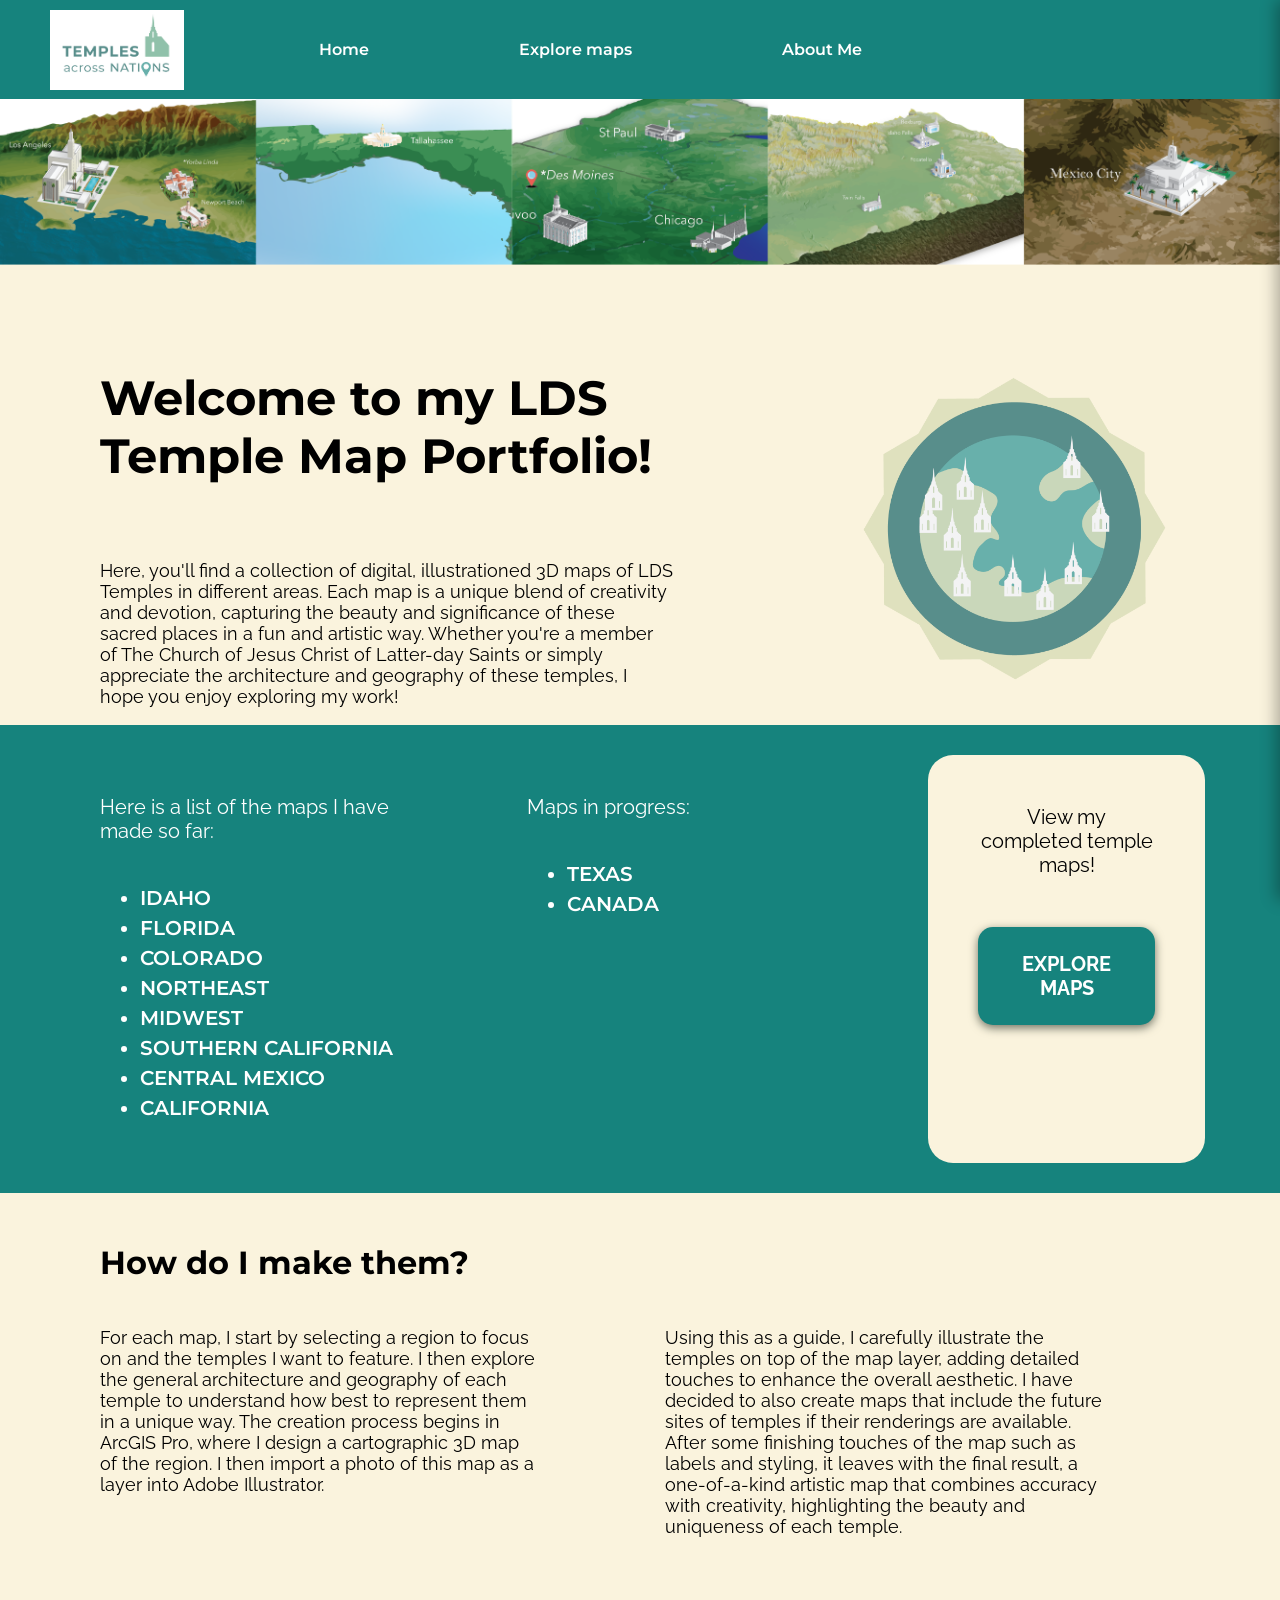
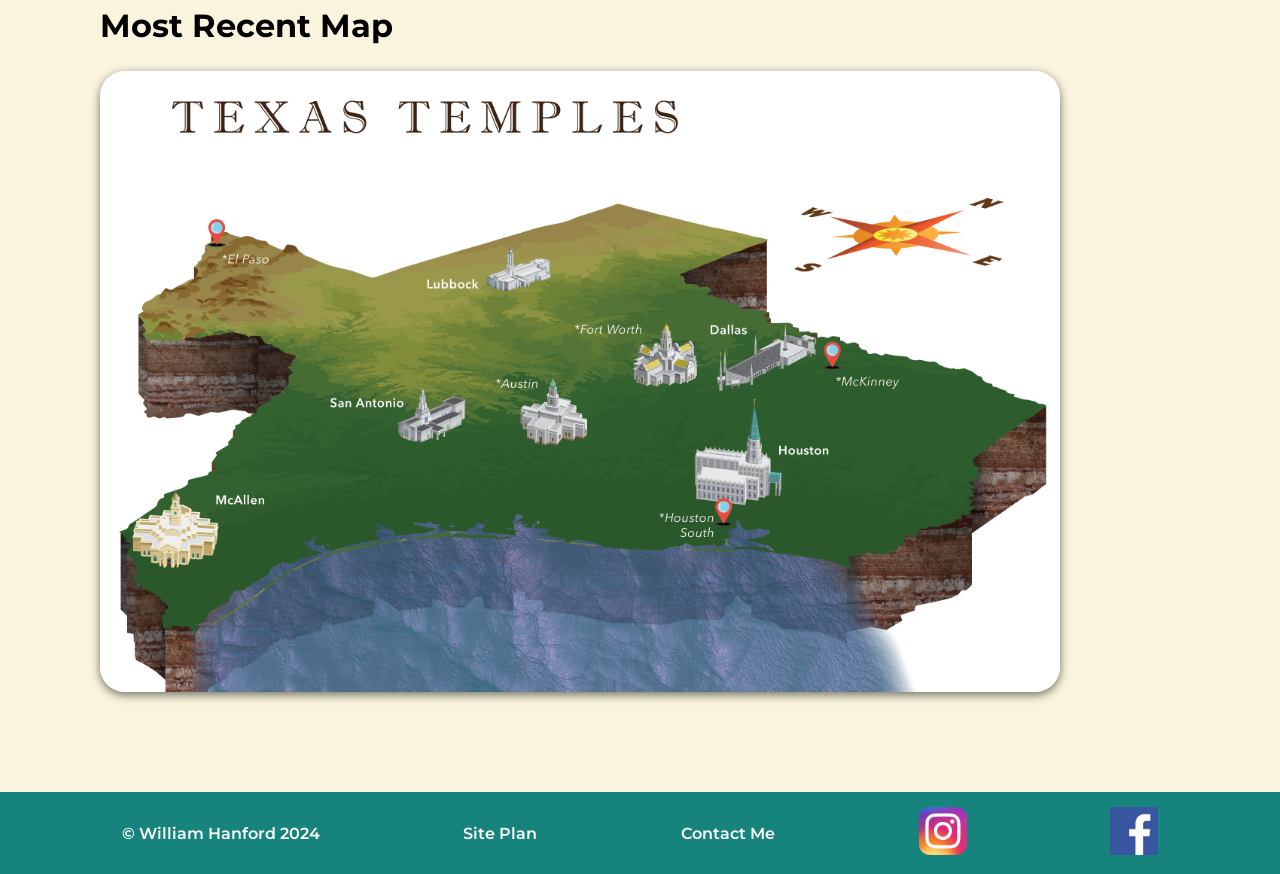
<file: index.html>
<!DOCTYPE html>
<html lang="en">

<head>
    <meta charset="UTF-8">
    <meta name="viewport" content="width=device-width, initial-scale=1.0">
    <link rel="icon" type="image/png" href="images/Worldtemples-09.png">
    <title>Temples Across Nations</title>
    <link type="text/css" rel="stylesheet" href="styles.css">
    <script src="main.mjs" type="module" defer></script>
    <script src="nav.mjs" type="module" defer></script>
</head>

<body>
    <header>
        <nav>
            <img src="images/Templemaplogo-06.png" class="imglogo" alt="Logo">
            <div class="nav-links">
                <a href="index.html">Home</a>
                <a href="exploremaps.html">Explore maps</a>
                <a href="aboutme.html">About Me</a>
            </div>
            <button class="menu-toggle" id="menuToggle" aria-label="Toggle menu" aria-expanded="false" aria-controls="sideMenu">
                <span></span>
                <span></span>
                <span></span>
            </button>
        </nav>
        <div class="menu-overlay" id="menuOverlay"></div>
        <aside class="side-menu" id="sideMenu">
            <button class="side-menu-close" id="sideMenuClose" aria-label="Close menu">&times;</button>
            <a href="index.html">Home</a>
            <a href="exploremaps.html">Explore maps</a>
            <a href="aboutme.html">About Me</a>
        </aside>
        <img src="images/MapBanner-01.png" class="heroimg" alt="Map Banner">
    </header>

    <main>
        <div class="intro">
            <div>
                <h1>Welcome to my LDS Temple Map Portfolio!</h1>
                <p class="text">Here, you'll find a collection of digital, illustrationed 3D maps of LDS Temples in
                    different areas.
                    Each map is a unique blend of creativity and devotion, capturing the beauty and significance of
                    these sacred places in a fun
                    and artistic way. Whether you're a member of The Church of Jesus Christ of Latter-day Saints or
                    simply appreciate the architecture
                    and geography of these temples, I hope you enjoy exploring my work!</p>
            </div>
            <img src="images/Worldtemples-09.png" class="imgworld" alt="World with temples illustration">
        </div>

        <div class="card">
            <div class="mapslist">
                <p>Here is a list of the maps I have made so far:</p>
                <ul class="list">
                    <li>IDAHO</li>
                    <li>FLORIDA</li>
                    <li>COLORADO</li>
                    <li>NORTHEAST</li>
                    <li>MIDWEST</li>
                    <li>SOUTHERN CALIFORNIA</li>
                    <li>CENTRAL MEXICO</li>
                    <li>CALIFORNIA</li>
                </ul>
            </div>
            <div class="mapslist">
                <p>Maps in progress:</p>
                <ul class="list">
                    <li>TEXAS</li>
                    <li>CANADA</li>
                </ul>
            </div>
            <div class="explorecard">
                <p>View my completed temple maps!</p>
                <a href="exploremaps.html">EXPLORE MAPS</a>
            </div>
        </div>


        <h2>How do I make them?</h2>
        <div class="bottomtext">
            <p class="text">For each map, I start by selecting a region to focus on and the temples I want to feature. I
                then explore the general architecture and
                geography of each temple to understand how best to represent them in a unique way. The creation process
                begins in ArcGIS Pro,
                where I design a cartographic 3D map of the region. I then import a photo of this map as a layer into
                Adobe Illustrator.</p>
            <p class="text">Using this as a guide,
                I carefully illustrate the temples on top of the map layer, adding detailed touches to enhance the
                overall aesthetic. I have decided to also
                create maps that include the future sites of temples if their renderings are available. After some
                finishing touches of the map
                such as labels and styling, it leaves with the final result, a one-of-a-kind artistic map that combines
                accuracy with creativity, highlighting
                the beauty and uniqueness of each temple.</p>
        </div>

        <h2>Most Recent Map</h2>
        <img src="images/TexasTemples-01.png" class="imagerecent" alt="Texas Temples Map">
    </main>

    <footer>
        <p>&copy; William Hanford 2024</p>
        <p><a href="site-plan.html">Site Plan</a></p>
        <p>Contact Me</p>
        <a href="https://www.instagram.com/willhanford_art/">
            <img src="images/instagram.png" class="footerimg" alt="instagram logo">
        </a>
        <a href="http://www.facebook.com">
            <img src="images/facebook.png" alt="facebook logo">
        </a>
    </footer>
</body>

</html>
</file>
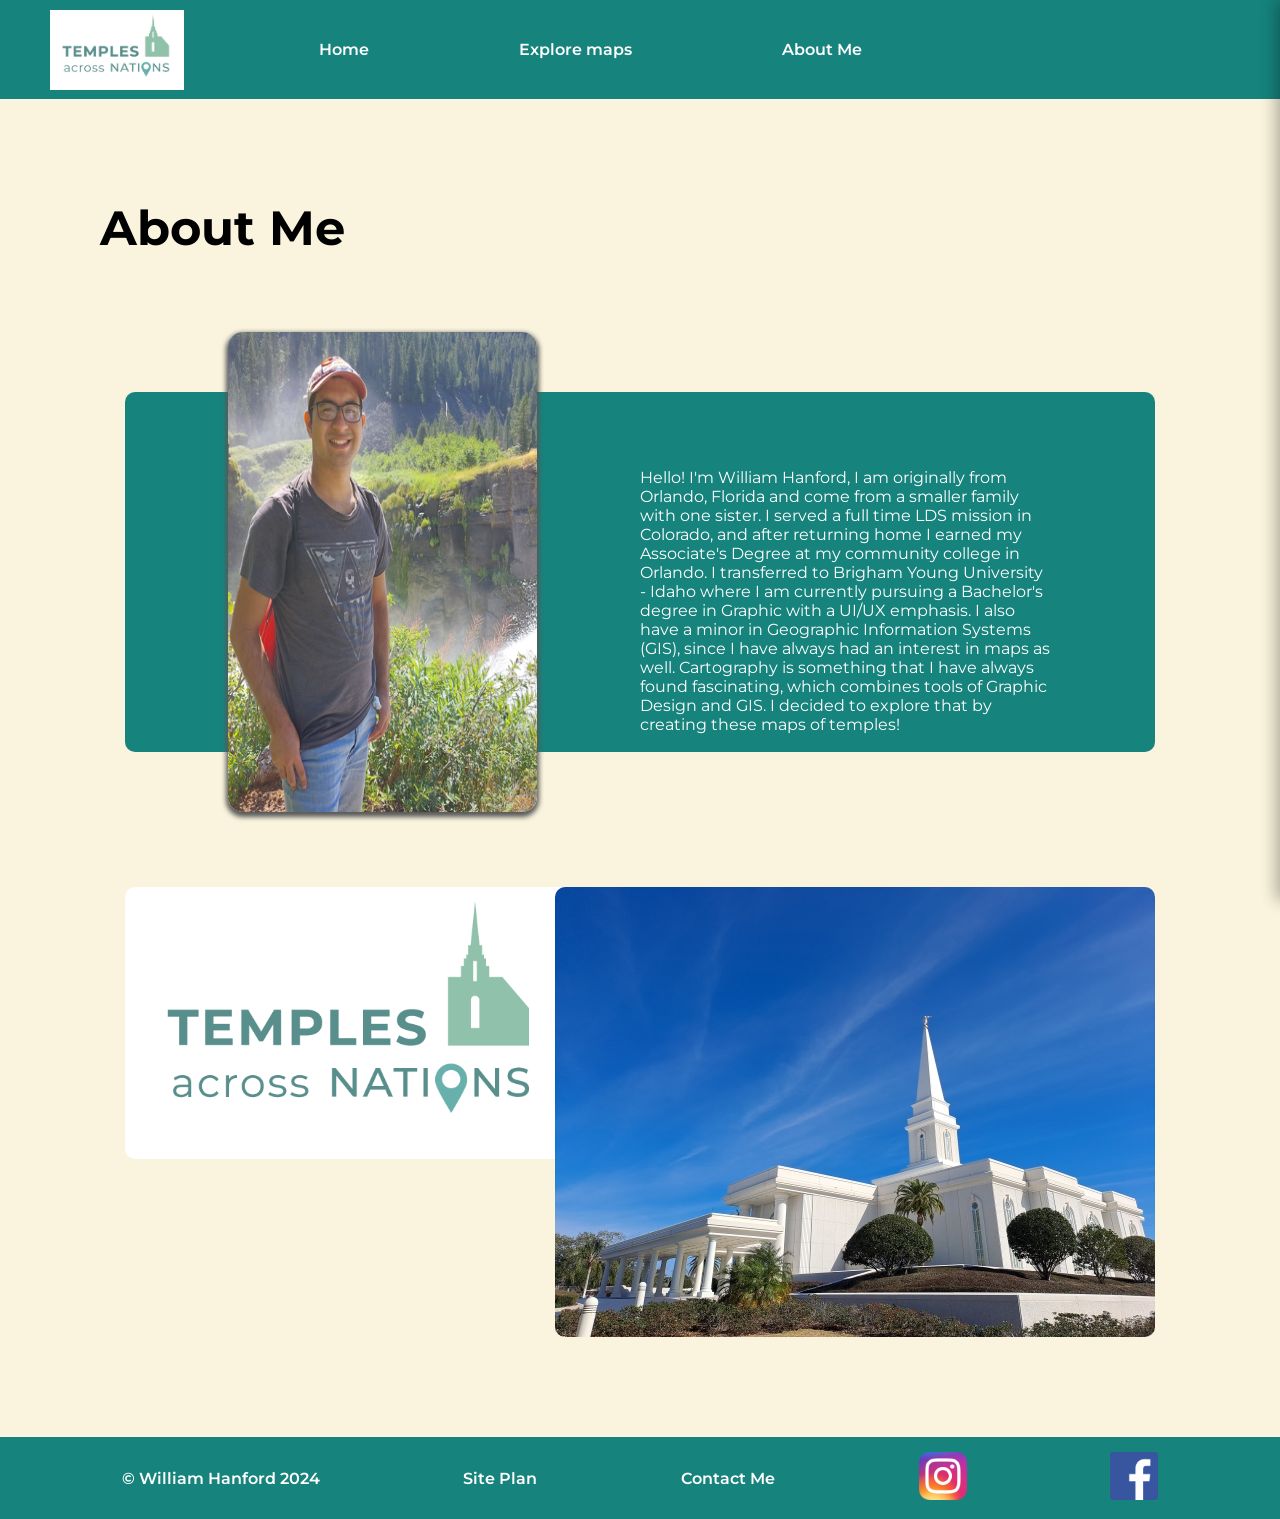
<file: aboutme.html>
<!DOCTYPE html>
<html lang="en">

<head>
    <meta charset="UTF-8">
    <meta name="viewport" content="width=device-width, initial-scale=1.0">
    <link rel="icon" type="image/png" href="images/Worldtemples-09.png">
    <title>About Me</title>
    <link type="text/css" rel="stylesheet" href="styles.css">
    <script src="nav.mjs" type="module" defer></script>
</head>

<body>
    <header>
        <nav>
            <img src="images/Templemaplogo-06.png" class="imglogo" alt="logo">
            <div class="nav-links">
                <a href="index.html">Home</a>
                <a href="exploremaps.html">Explore maps</a>
                <a href="aboutme.html">About Me</a>
            </div>
            <button class="menu-toggle" id="menuToggle" aria-label="Toggle menu" aria-expanded="false" aria-controls="sideMenu">
                <span></span>
                <span></span>
                <span></span>
            </button>
        </nav>
        <div class="menu-overlay" id="menuOverlay"></div>
        <aside class="side-menu" id="sideMenu">
            <button class="side-menu-close" id="sideMenuClose" aria-label="Close menu">&times;</button>
            <a href="index.html">Home</a>
            <a href="exploremaps.html">Explore maps</a>
            <a href="aboutme.html">About Me</a>
        </aside>
    </header>

    <main>
        <h1>About Me</h1>

        <div class="aboutme">
            <div class="cardbackground"></div>
            <p class="aboutmetext">Hello! I'm William Hanford, I am originally from Orlando, Florida and come from a
                smaller family with one sister.
                I served a full time LDS mission in Colorado, and after returning home I earned my Associate's Degree at
                my community college
                in Orlando. I transferred to Brigham Young University - Idaho where I am currently pursuing a Bachelor's
                degree in Graphic with
                a UI/UX emphasis. I also have a minor in Geographic Information Systems (GIS), since I have always had
                an interest in maps as well.
                Cartography is something that I have always found fascinating, which combines tools of Graphic Design
                and GIS. I decided to explore that
                by creating these maps of temples!
            </p>
            <img src="images/Screenshot_2024-07-23_182841.png" class="aboutmeimg" alt="Image of William Hanford">
        </div>

        <div id="aboutmeimages">
            <img src="images/Templemaplogo-06.png" alt="logo" id="aboutmelogo">
            <img src="images/Orlandotemple.jpg" id="templeimg" alt="Orlando Florida Temple">
        </div>
    </main>

    <footer>
        <p>&copy; William Hanford 2024</p>
        <p><a href="site-plan.html">Site Plan</a></p>
        <p>Contact Me</p>
        <a href="https://www.instagram.com/willhanford_art/">
            <img src="images/instagram.png" class="footerimg" alt="instagram logo">
        </a>
        <a href="http://www.facebook.com">
            <img src="images/facebook.png" alt="facebook logo">
        </a>
    </footer>
</body>

</html>
</file>
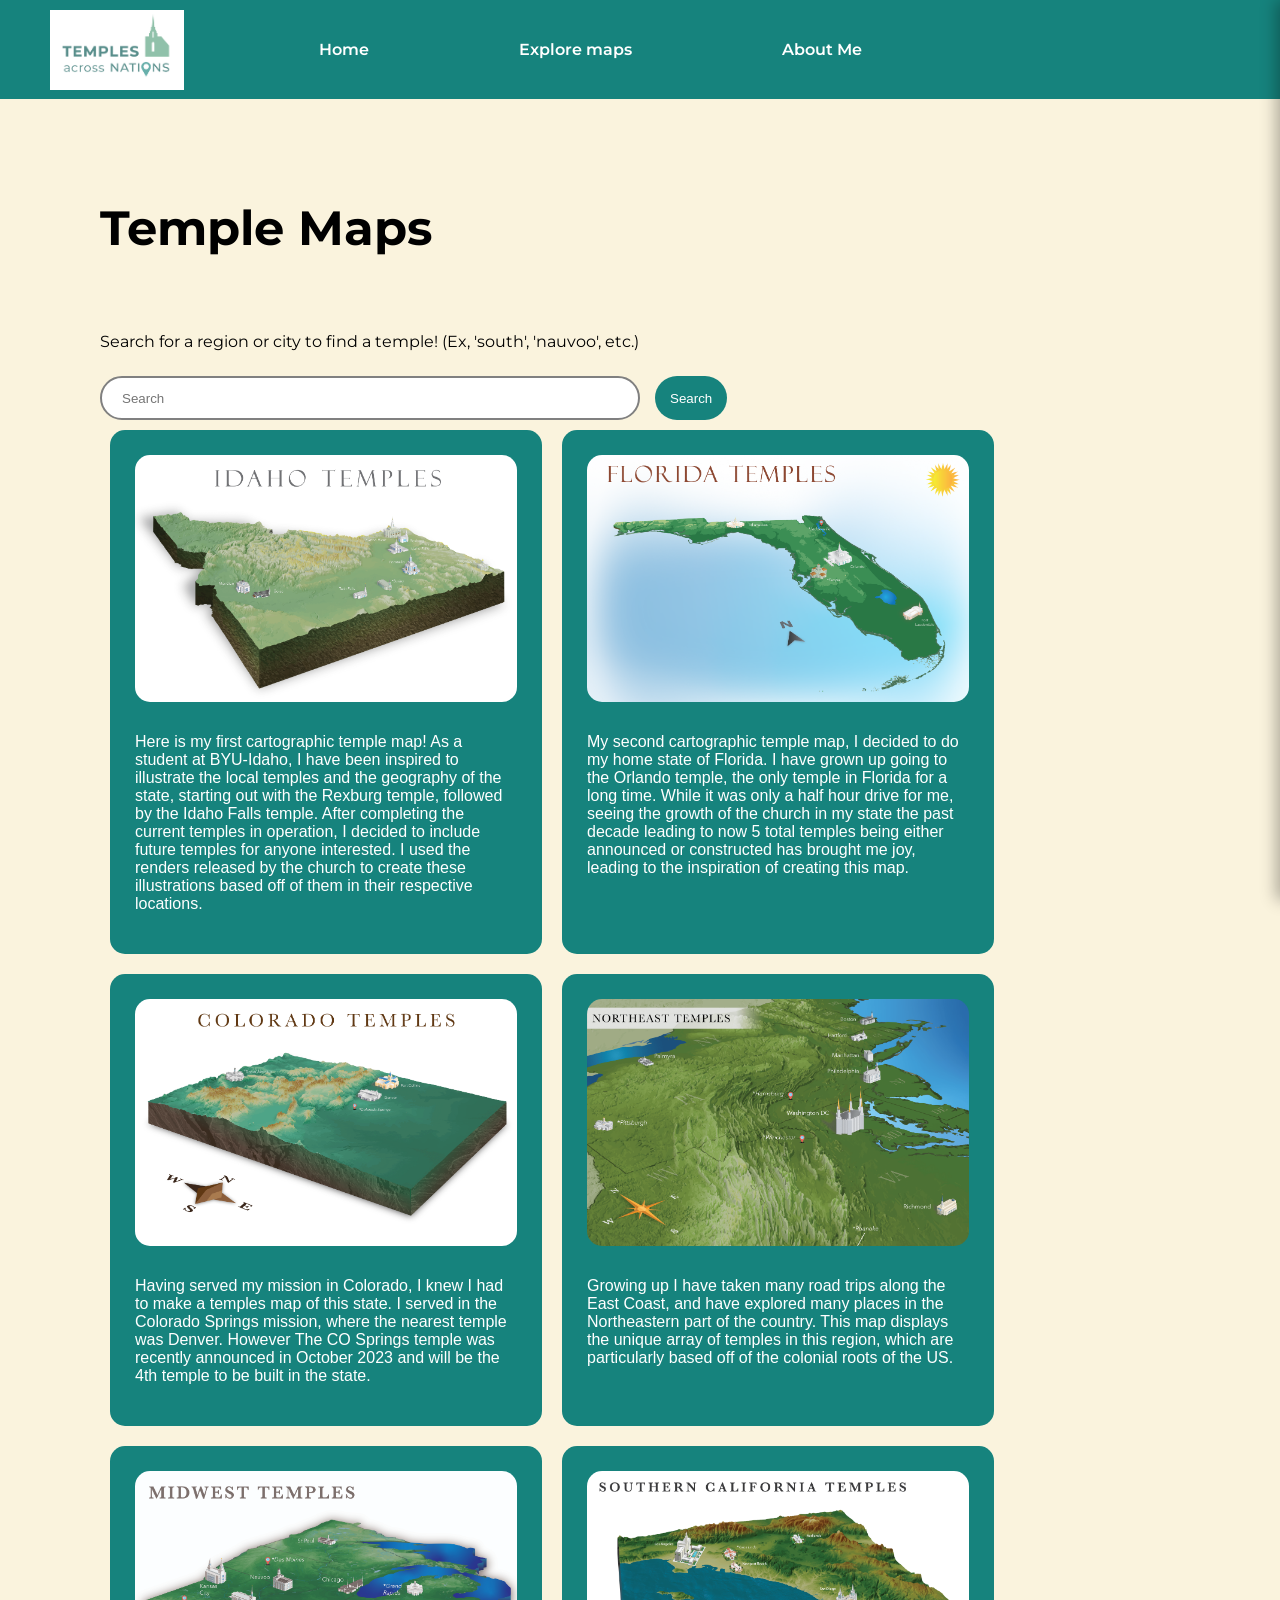
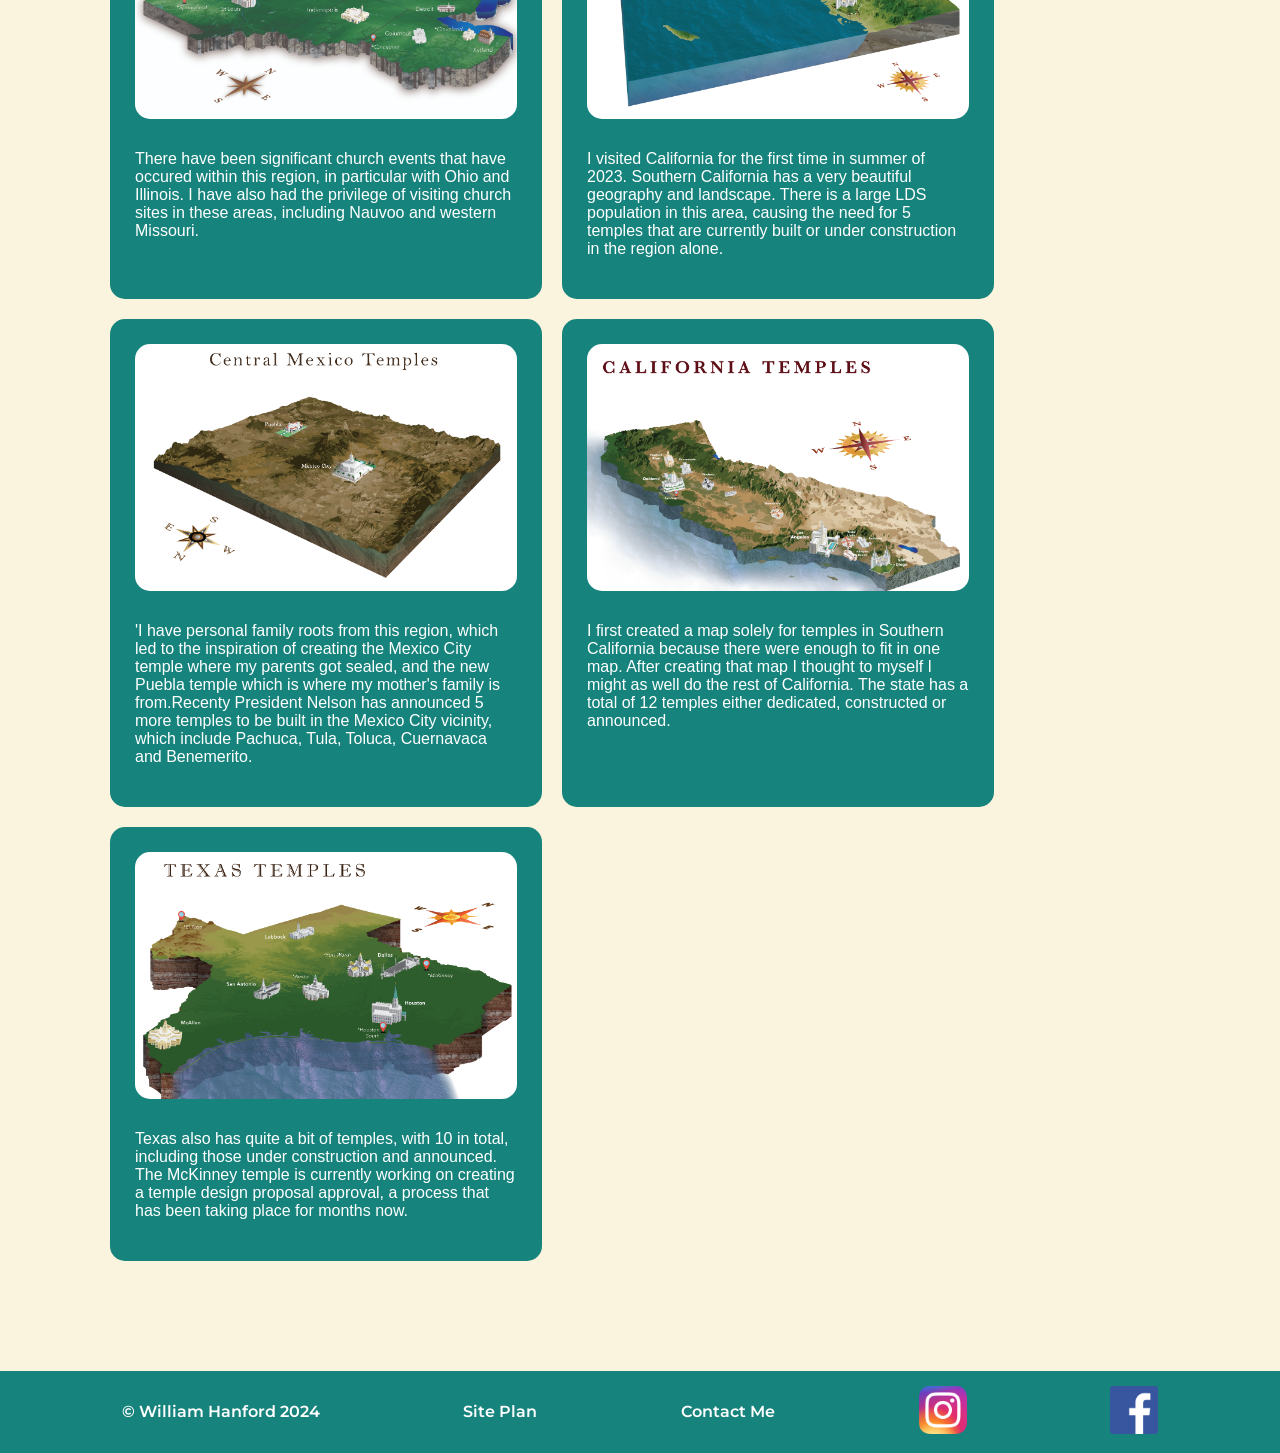
<file: exploremaps.html>
<!DOCTYPE html>
<html lang="en">

<head>
    <meta charset="UTF-8">
    <meta name="viewport" content="width=device-width, initial-scale=1.0">
    <link rel="icon" type="image/png" href="images/Worldtemples-09.png">
    <title>Explore Maps</title>
    <link type="text/css" rel="stylesheet" href="styles.css">
    <script src="main.mjs" type="module" defer></script>
    <script src="nav.mjs" type="module" defer></script>
</head>

<body>
    <header>
        <nav>
            <img src="images/Templemaplogo-06.png" class="imglogo" alt="Logo">
            <div class="nav-links">
                <a href="index.html">Home</a>
                <a href="exploremaps.html">Explore maps</a>
                <a href="aboutme.html">About Me</a>
            </div>
            <button class="menu-toggle" id="menuToggle" aria-label="Toggle menu" aria-expanded="false" aria-controls="sideMenu">
                <span></span>
                <span></span>
                <span></span>
            </button>
        </nav>
        <div class="menu-overlay" id="menuOverlay"></div>
        <aside class="side-menu" id="sideMenu">
            <button class="side-menu-close" id="sideMenuClose" aria-label="Close menu">&times;</button>
            <a href="index.html">Home</a>
            <a href="exploremaps.html">Explore maps</a>
            <a href="aboutme.html">About Me</a>
        </aside>
    </header>

    <main>
        <h1>Temple Maps</h1>
        <p id="searchdescription">Search for a region or city to find a temple! (Ex, 'south', 'nauvoo', etc.)</p>
        <form action="#">
            <div class="searchrow">
                <input type="search" placeholder="Search">
                <button type="submit">Search</button>
            </div>
        </form>
        <div id="gallery"></div>

    </main>

    <footer>
        <p>&copy; William Hanford 2024</p>
        <p><a href="site-plan.html">Site Plan</a></p>
        <p>Contact Me</p>
        <a href="https://www.instagram.com/willhanford_art/">
            <img src="images/instagram.png" class="footerimg" alt="instagram logo">
        </a>
        <a href="http://www.facebook.com">
            <img src="images/facebook.png" alt="facebook logo">
        </a>
    </footer>

</body>

</html>
</file>
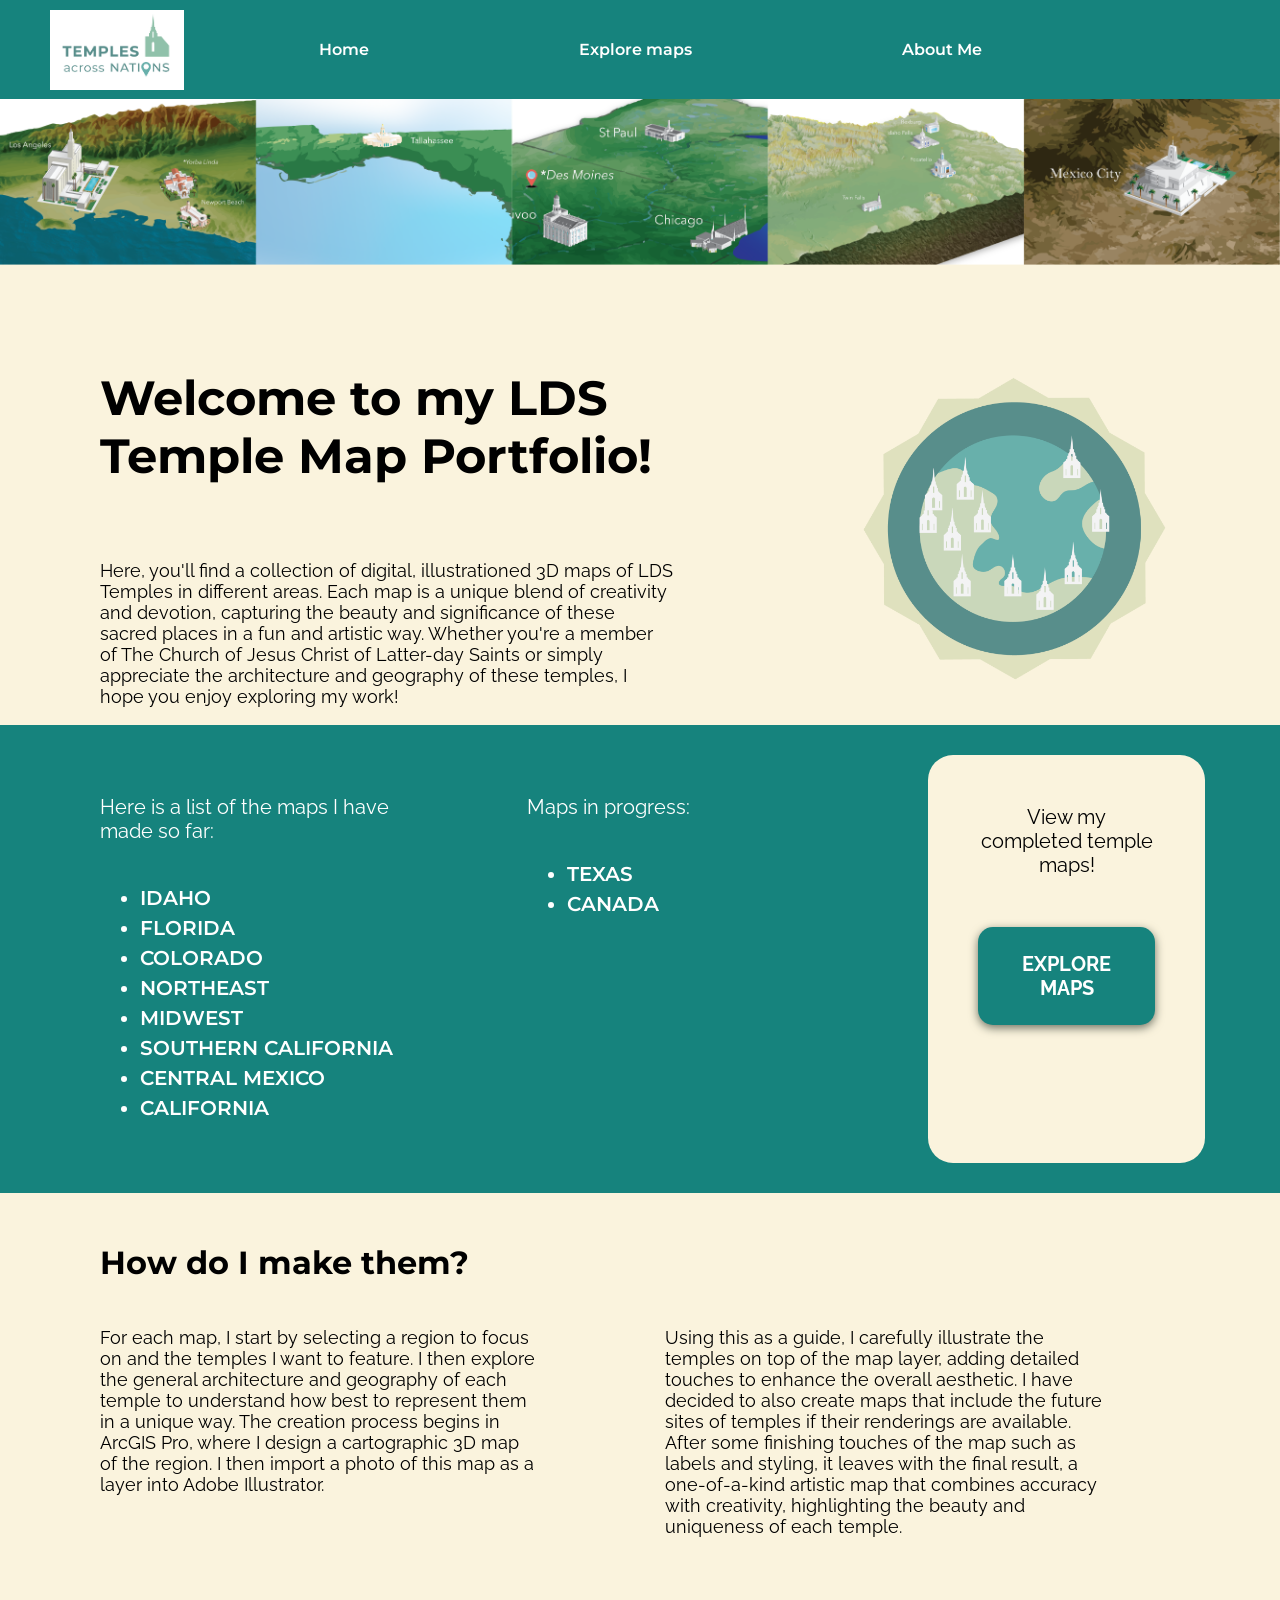
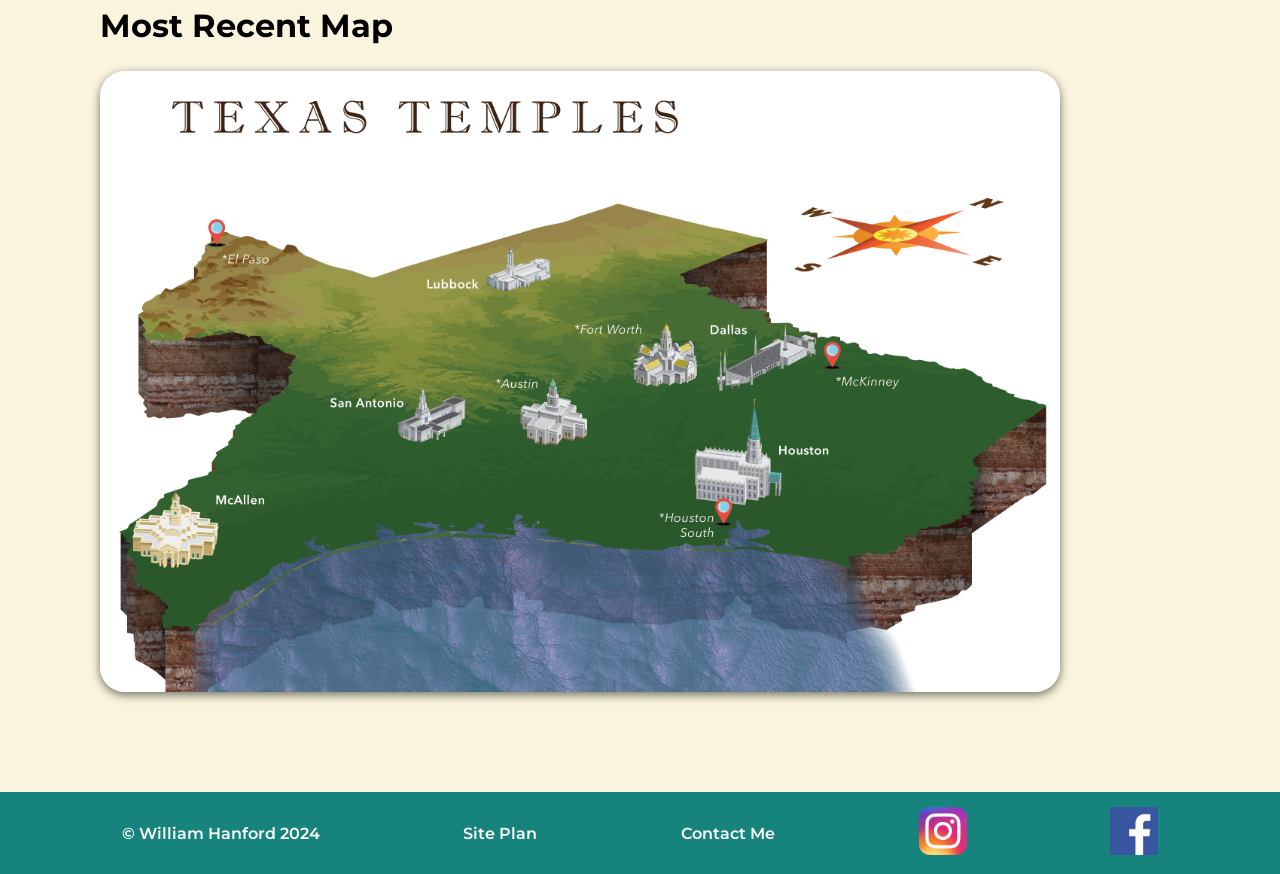
<file: mapsite.html>
<!DOCTYPE html>
<html lang="en">

<head>
    <meta charset="UTF-8">
    <meta name="viewport" content="width=device-width, initial-scale=1.0">
    <link rel="icon" type="image/png" href="images/Worldtemples-09.png">
    <title>Temples Across Nations</title>
    <link type="text/css" rel="stylesheet" href="styles.css">
    <script src="main.mjs" type= 'module'defer></script>
</head>

<body>
    <header>
        <nav>
            <!-- <a href = "index.html">
                <img src = "images/Templemaplogo-06.png" class = "imglogo">
            </a> -->
            <img src="images/Templemaplogo-06.png" class="imglogo" alt="Logo">
            <a href="index.html">Home</a>
            <a href="exploremaps.html">Explore maps</a>
            <a href="aboutme.html">About Me</a>
        </nav>
        <img src="images/MapBanner-01.png" class="heroimg" alt="Map Banner">
    </header>

    <main>
        <div class="intro">
            <div>
                <h1>Welcome to my LDS Temple Map Portfolio!</h1>
                <p class="text">Here, you'll find a collection of digital, illustrationed 3D maps of LDS Temples in
                    different areas.
                    Each map is a unique blend of creativity and devotion, capturing the beauty and significance of
                    these sacred places in a fun
                    and artistic way. Whether you're a member of The Church of Jesus Christ of Latter-day Saints or
                    simply appreciate the architecture
                    and geography of these temples, I hope you enjoy exploring my work!</p>
            </div>
            <img src="images/Worldtemples-09.png" class="imgworld" alt="World with temples illustration">
        </div>

        <div class="card">
            <div class="mapslist">
                <p>Here is a list of the maps I have made so far:</p>
                <ul class="list">
                    <li>IDAHO</li>
                    <li>FLORIDA</li>
                    <li>COLORADO</li>
                    <li>NORTHEAST</li>
                    <li>MIDWEST</li>
                    <li>SOUTHERN CALIFORNIA</li>
                    <li>CENTRAL MEXICO</li>
                    <li>CALIFORNIA</li>
                </ul>
            </div>
            <div class="mapslist">
                <p>Maps in progress:</p>
                <ul class="list">
                    <li>TEXAS</li>
                    <li>CANADA</li>
                </ul>
            </div>
            <div class="explorecard">
                <p>View my completed temple maps!</p>
                <a href="exploremaps.html">EXPLORE MAPS</a>
            </div>
        </div>


        <h2>How do I make them?</h2>
        <div class="bottomtext">
            <p class="text">For each map, I start by selecting a region to focus on and the temples I want to feature. I
                then explore the general architecture and
                geography of each temple to understand how best to represent them in a unique way. The creation process
                begins in ArcGIS Pro,
                where I design a cartographic 3D map of the region. I then import a photo of this map as a layer into
                Adobe Illustrator.</p>
            <p class="text">Using this as a guide,
                I carefully illustrate the temples on top of the map layer, adding detailed touches to enhance the
                overall aesthetic. I have decided to also
                create maps that include the future sites of temples if their renderings are available. After some
                finishing touches of the map
                such as labels and styling, it leaves with the final result, a one-of-a-kind artistic map that combines
                accuracy with creativity, highlighting
                the beauty and uniqueness of each temple.</p>
        </div>

        <h2>Most Recent Map</h2>
        <img src="images/TexasTemples-01.png" class="imagerecent" alt="Texas Temples Map">
    </main>

    <footer>
        <p>&copy; William Hanford 2024</p>
        <p><a href="site-plan.html">Site Plan</a></p>
        <p>Contact Me</p>
        <a href="https://www.instagram.com/willhanford_art/">
            <img src="images/instagram.png" class="footerimg" alt="instagram logo">
        </a>
        <a href="http://www.facebook.com">
            <img src="images/facebook.png" alt="facebook logo">
        </a>
    </footer>
</body>

</html>
</file>
<file: styles.css>
@import url('https://fonts.googleapis.com/css2?family=Montserrat:ital,wght@0,100..900;1,100..900&family=Raleway:ital,wght@0,100..900;1,100..900&display=swap');
@import url('https://fonts.googleapis.com/css2?family=Raleway:ital,wght@0,100..900;1,100..900&display=swap');

* {
    box-sizing: border-box;
}

body {
    margin: 0 auto;
    background-color: #FAF3DD;
    overflow-x: hidden;
}

body.menu-open {
    overflow: hidden;
}

img {
    max-width: 100%;
    height: auto;
}

nav {
    display: flex;
    align-items: center;
    justify-content: flex-start;
    background-color: #16837D;
    padding: 0px 50px;
    gap: 60px;
    border-radius: 0px;
    position: relative;
}

.nav-links {
    display: flex;
    align-items: center;
}

.menu-toggle {
    display: none;
    flex-direction: column;
    justify-content: center;
    gap: 6px;
    width: 40px;
    height: 40px;
    margin-left: auto;
    background: none;
    border: none;
    cursor: pointer;
    padding: 0;
}

.menu-toggle span {
    display: block;
    width: 28px;
    height: 3px;
    background-color: white;
    border-radius: 2px;
    transition: transform 0.25s ease, opacity 0.25s ease;
}

.menu-toggle.open span:nth-child(1) {
    transform: translateY(9px) rotate(45deg);
}

.menu-toggle.open span:nth-child(2) {
    opacity: 0;
}

.menu-toggle.open span:nth-child(3) {
    transform: translateY(-9px) rotate(-45deg);
}

.menu-overlay {
    position: fixed;
    inset: 0;
    background-color: rgba(0, 0, 0, 0.5);
    opacity: 0;
    visibility: hidden;
    pointer-events: none;
    transition: opacity 0.3s ease;
    z-index: 1000;
}

.menu-overlay.open {
    opacity: 1;
    visibility: visible;
    pointer-events: auto;
}

.side-menu {
    position: fixed;
    top: 0;
    right: 0;
    height: 100dvh;
    width: min(75vw, 300px);
    background-color: #16837D;
    display: flex;
    flex-direction: column;
    padding: 80px 30px 30px;
    gap: 10px;
    transform: translateX(100%);
    transition: transform 0.3s ease;
    z-index: 1001;
    box-shadow: -4px 0px 15px rgba(0, 0, 0, 0.3);
}

.side-menu.open {
    transform: translateX(0);
}

.side-menu a {
    text-decoration: none;
    color: white;
    font-family: Montserrat, sans-serif;
    font-weight: 600;
    font-size: 1.1em;
    padding: 15px 10px;
    border-bottom: 1px solid rgba(255, 255, 255, 0.2);
    transition: color 0.2s ease;
}

.side-menu a:hover {
    color: #FAF3DD;
}

.side-menu-close {
    position: absolute;
    top: 20px;
    right: 20px;
    background: none;
    border: none;
    color: white;
    font-size: 2em;
    line-height: 1;
    cursor: pointer;
    padding: 0;
}

nav a {
    text-align: center;
    text-decoration: none;
    padding: 40px 75px;
    color: white;
    font-family: Montserrat, sans-serif;
    font-weight: 600;
    font-size: 1em;
    transition: background-color 0.2s ease, color 0.2s ease;
}

nav a:hover {
    background-color: #FAF3DD;
    color: #16837D;
}

nav a:active {
    background-color: #2E8563;
    color: white;
}

.imglogo {
    display: block;
    width: auto;
    height: 80px;
    /* margin-right: 20px; */
    margin: 0;
    align-content: center;
    border-radius: 0px;
}

.imgworld {
    width: 75%;
    /* height: 50%; */
}

/* HOME PAGE */
main {
    text-align: center;
    margin: 100px;
}

.heroimg {
    width: 100%;
    align-content: center;
}

.intro {
    display: grid;
    grid-template-columns: 60% 40%;
    column-gap: 100px;
    /* margin-bottom: -200px; */

}

h1 {
    font-family: Montserrat, sans-serif;
    text-align: left;
    margin-top: 0px;
    font-size: 3em;
    margin-bottom: 75px;
}

h2 {
    font-family: Montserrat, sans-serif;
    text-align: left;
    margin-top: 50px;
    font-size: 2em;
}

.card {
    display: grid;
    grid-template-columns: 1fr 1fr 1fr;
    background-color: #16837D;
    margin-left: -100px;
    /*Extends to the rest of the screen horizontally*/
    margin-right: -100px;
    color: white;
    font-size: 1.25em;
}

.mapslist {
    text-align: left;
    /* padding: 75px 50px; */
    padding-left: 100px;
    padding-top: 50px;
    padding-bottom: 50px;
    font-family: Raleway, sans-serif;
}

.list {
    display: inline-block;
    text-align: left;
    font-family: Montserrat, sans-serif;
    font-weight: 600;
    line-height: 150%;
    font-size: 1em;
}

.explorecard {
    display: flex;
    flex-direction: column;
    margin: 30px 75px;
    padding: 30px 50px;
    gap: 30px;
    align-items: center;
    /* border: 2px solid white; */
    border-radius: 25px;
    background-color: #FAF3DD;
    color: black;
}

.explorecard p {
    font-family: Raleway, sans-serif;
    font-weight: 400;
}

.explorecard a {

    font-family: Raleway, sans-serif;
    font-weight: 700;
    text-decoration: none;
    background-color: #16837D;
    color: white;
    padding: 25px 30px;
    border-radius: 15px;
    box-shadow: 0px 3px 10px #6f7364;
}

.explorecard a:hover {

    font-family: Raleway, sans-serif;
    font-weight: 700;
    text-decoration: none;
    background-color: #2E8563;
    color: #FAF3DD;
    padding: 25px 30px;
    border-radius: 15px;
}

.bottomtext {
    display: grid;
    grid-template-columns: 1fr 1fr;
    column-gap: 50px;
}

.text {
    text-align: left;
    font-family: Raleway, sans-serif;
    font-size: 1.15em;
    padding-right: 75px;
}

.imagerecent {
    /* width: 100%; */
    max-width: min(960px, 100%);
    display: flex;
    /* border: 5px solid #4A7C59; */
    border-radius: 25px;
    margin-top: 25px;
    box-shadow: 0px 3px 10px #6f7364;
}

footer {
    display: flex;
    align-items: center;
    justify-content: space-around;
    background-color: #16837D;
    padding: 15px 50px;
    color: white;
    font-family: Montserrat, sans-serif;
    font-weight: 600;
    margin-bottom: 0;

}

footer a {
    text-decoration: none;
    color: white;
}

footer a:hover {
    color: #FAF3DD;
    text-decoration: underline;
}

footer a:visited {
    color: white;
    text-decoration: none;
}

.searchrow {
    font-family: Raleway, sans-serif;
    display: flex;
    border-radius: 25px;
    margin-top: 25px;
    gap: 15px;
    input {
        width: 50%;
        border-radius: 25px;
        height: 40px;
        padding: 20px;
        border: gray 2px solid;
    }
    button {
        background-color: #16837D;
        color: white;
        border-radius: 25px;
        padding-left: 15px;
        padding-right: 15px;
        border: none;
        cursor: pointer;
    }
    button a:hover{
        background-color: #4A7C59;
        color:#FAF3DD;
    }
}

.searchrow button:hover{
    background-color: #4A7C59;
    color: #FAF3DD;
}


/* EXPLORE MAPS PAGE */

#searchdescription{
    text-align: left;
    font-family: Montserrat, sans-serif;
    color: dark rgb(70, 70, 70);
}

#gallery{
    display: flex;
    flex-wrap: wrap;
    font-family: Raledale, sans-serif;
}

.row {
    display: flex;
    flex-direction: row;
    font-family: Raledale, sans-serif;
}

.column {
    /* border: 2px solid black; */
    display: inline-flex;
    flex-direction: column;
    gap: 15px;
    padding: 25px;
    margin: 10px;
    text-align: left;
    background-color: #16837D;
    color: white;
    border-radius: 15px;
    max-width: 40%;
}


.imgmap {
    max-width: 100%;
    border-radius: 15px;
    transition: transform 0.3s ease;
    cursor: pointer;
}

/* .imgmap:hover {
    transform: scale(1.4);
    align-content: center;
} */

.viewer {
    /* position: fixed;
    top: 50%;
    left: 50%;
    transform: translate(-50%, -50%) scale(1.5);
    z-index: 1000;
    background-color: rgba(0, 0, 0, 0.8);
    outline: none; */
    position: fixed;
    top: 0;
    left: 0;
    width: 100%;
    height: 100%;
    background-color: rgba(0, 0, 0, 0.5);
    display: flex;
    align-items: center;
    justify-content: center;
    z-index: 1000;
    transition: opacity 0.3s ease-in-out;
} 

.viewer .close {
    position: absolute;
    top: 20px;
    right: 20px;
    background-color: #FAF3DD;
    color: #000000;
    border: none;
    border-radius: 25px;
    font-size: 1.5rem;
    padding: 15px;
    cursor: pointer;
}

.viewer .close:hover {
    background-color: #afafaf;
    color: #000000;
}

.enlarged {
    max-width: 80%;
    max-height: 80%;
    border-radius: 15px;
    box-shadow: 0px 3px 15px rgba(0, 0, 0, 0.5);
}

/* ABOUT ME */

.aboutme {
    display: grid;
    grid-template-columns: repeat(10, 1fr);
    grid-template-rows: repeat(8, 60px);
    margin: 25px;
    /* background-color:#539f9a; */
}

.cardbackground {
    background-color: #16837D;
    grid-column: 1/11;
    grid-row: 2/8;
    border-radius: 10px;
}

.aboutmetext {
    grid-column: 6/10;
    grid-row: 3/6;
    text-align: left;
    font-family: Montserrat, sans-serif;
    color: white;
}

.aboutmeimg {
    grid-column: 2/5;
    grid-row: 1/9;
    /* width: 100%; */
    height: 100%;
    border: 10px #16837D;
    border-radius: 15px;
    box-shadow: 0px 3px 5px 2px rgb(88, 88, 88);
}

#aboutmeimages {
    display: grid;
    grid-template-columns: 2fr;
    margin-top: 75px;
    border-radius: 10px;
}

#aboutmelogo {
    grid-column: 1/2;
    margin-left: 25px;
    border-radius: 10px;
}

#templeimg {
    grid-column: 2/3;
    margin-right: 25px;
    border-radius: 10px;
}


/* TABLET */
@media screen and (max-width: 1024px) {

    main {
        margin: 60px 40px;
    }

    nav {
        padding: 0px 30px;
        gap: 40px;
    }

    .nav-links {
        display: none;
    }

    .menu-toggle {
        display: flex;
    }

    h1 {
        font-size: 2.25em;
        margin-bottom: 40px;
    }

    h2 {
        font-size: 1.75em;
    }

    .intro {
        grid-template-columns: 1fr;
        row-gap: 30px;
    }

    .imgworld {
        width: 60%;
        margin: 0 auto;
    }

    .card {
        grid-template-columns: 1fr 1fr;
        margin-left: -40px;
        margin-right: -40px;
    }

    .explorecard {
        grid-column: 1 / -1;
    }

    .bottomtext {
        grid-template-columns: 1fr;
        row-gap: 10px;
    }

    .text {
        padding-right: 0;
    }

    .column {
            /* border: 2px solid black; */
            display: flex;
            flex-direction: column;
            gap: 15px;
            padding: 25px;
            margin: 10px;
            text-align: left;
            background-color: #16837D;
            color: white;
            border-radius: 15px;
            max-width: 100%;
            min-width: 0;
            width: 100%;
    }

    #gallery {
            display: flex;
            flex-direction:column;
            font-family: Raledale, sans-serif;
            gap: 20px;
        }


    .aboutme {
        display: flex;
        flex-wrap: wrap;
    }

    .cardbackground {
        display: none;
    }

    .aboutmetext {
        font-size: 0.9rem;
        background-color: #16837D;
        padding: 25px;
        border-radius: 10px;
    }

    .aboutmeimg {
        width: 50%;
    }

    #aboutmeimages {
        grid-template-columns: 1fr;
    }

    #aboutmelogo,
    #templeimg {
        grid-column: 1;
        margin-left: 0;
        margin-right: 0;
        margin-bottom: 20px;
        max-width: 100%;
    }
}

/* MOBILE */
@media screen and (max-width: 600px) {

    main {
        margin: 30px 20px;
    }

    nav {
        padding: 15px 20px;
        gap: 15px;
    }

    .imglogo {
        height: 55px;
    }

    .side-menu {
        width: min(80vw, 280px);
        padding: 70px 25px 25px;
    }

    h1 {
        font-size: 1.6em;
        margin-bottom: 25px;
    }

    h2 {
        font-size: 1.4em;
    }

    .text {
        font-size: 1em;
    }

    .imgworld {
        width: 80%;
    }

    .card {
        grid-template-columns: 1fr;
        margin-left: -20px;
        margin-right: -20px;
        font-size: 1.1em;
    }

    .mapslist {
        padding-left: 30px;
        padding-top: 30px;
        padding-bottom: 30px;
    }

    .explorecard {
        margin: 20px 30px;
        padding: 25px 30px;
    }

    .searchrow {
        flex-direction: column;
    }

    .searchrow input {
        width: 100%;
    }

    .searchrow button {
        padding: 12px;
    }

    .column {
        padding: 20px;
        margin: 5px 0;
    }

    footer {
        flex-wrap: wrap;
        gap: 10px;
        padding: 15px 20px;
        text-align: center;
    }

    .aboutme {
        margin: 15px;
    }

    .aboutmeimg {
        width: 100%;
    }

    .aboutmetext {
        font-size: 0.85rem;
    }
}
</file>
